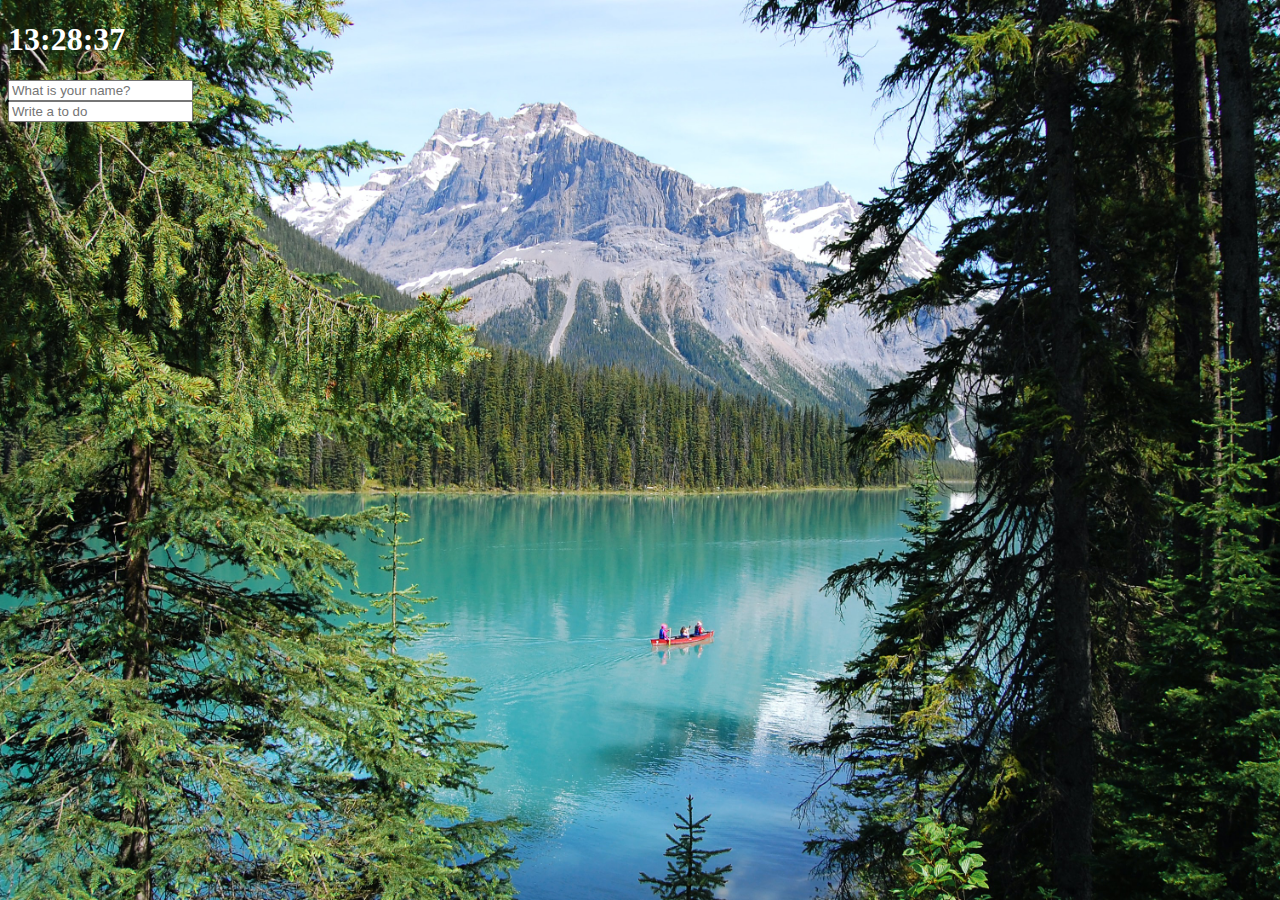
<file: index.html>
<!DOCTYPE html>
<html lang="en">

<head>
    <meta charset="UTF-8">
    <title>Document</title>
    <link rel="Stylesheet" href="index.css" />
</head>

<body>

    <div class="js-clock">
        <h1>00:00</h1>
    </div>

    <form class="js-form form">
        <input type="text" placeholder="What is your name?" />
    </form>

    <h4 class="js-greetings greetings"></h4>

    <form class="js-toDoForm">
        <input type="text" placeholder="Write a to do" />
    </form>

    <ul class="js-toDoList"></ul>

    <span class="js-weather"></span>

    <script src="weather.js"></script>
    <script src="bg.js"></script>
    <script src="todo.js"></script>
    <script src="saveName.js"></script>
    <script src="clock.js"></script>
</body>

</html>
</file>
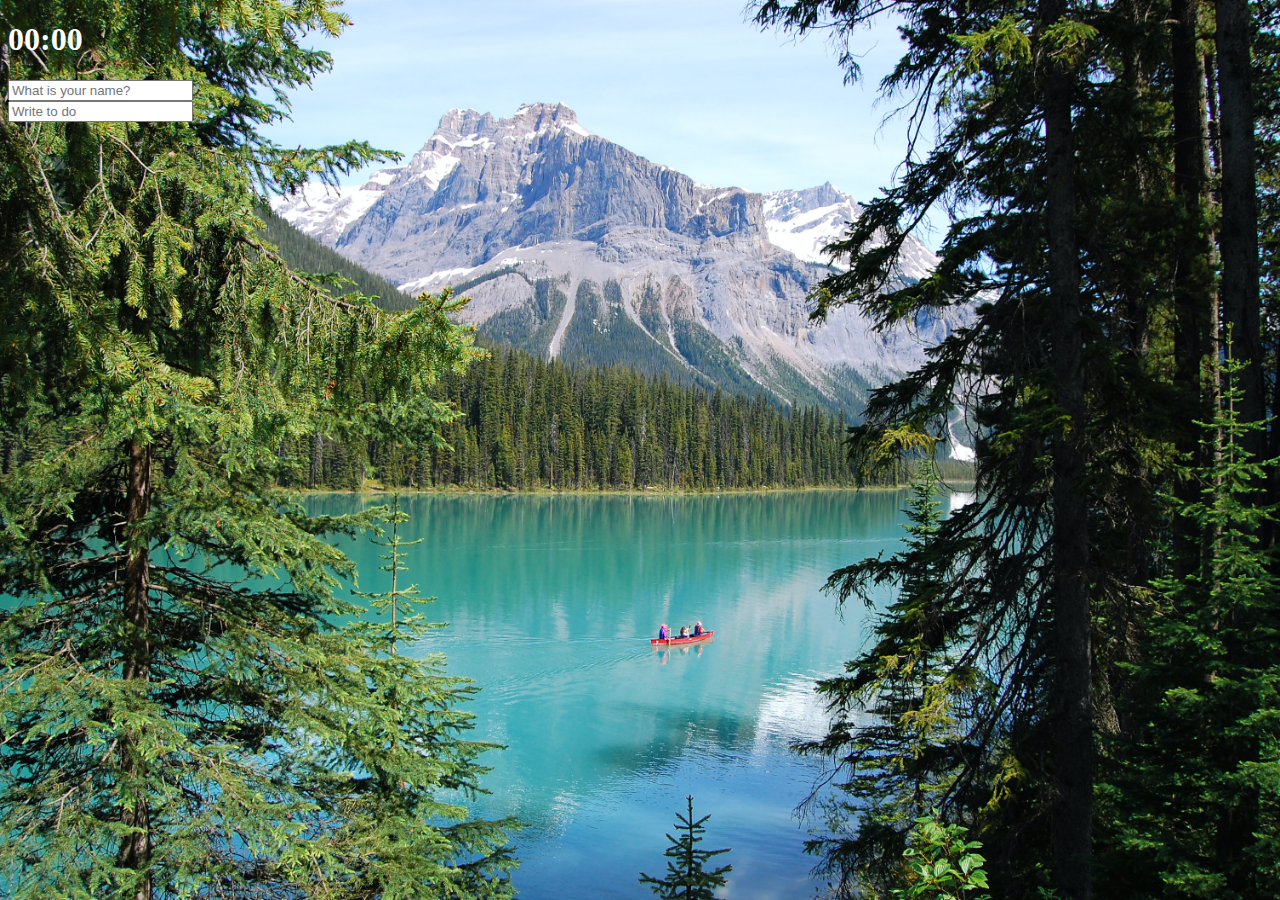
<file: second/index.html>
<!DOCTYPE html>
<html lang="en">
    <head>
        <meta charset="UTF-8">
        <title>Momentom</title>
        <link rel="stylesheet" href="index.css" />
    </head>
    <body>
        <div class="js-clock">
            <h1>00:00</h1>
        </div>

        <form class="js-form form">
            <input type="text" placeholder="What is your name?" />
        </form>

        <h2 class="js-greetings greetings"></h2>

        <form class="js-toDoForm">
            <input type="text" placeholder="Write to do" />
        </form>

        <ul class="js-toDoList"></ul>

        <h3 class="js-weather"></h3>

        <script src="clock.js"></script>
        <script src="saveName.js"></script>
        <script src="toDo.js"></script>
        <script src="bg.js"></script>
        <script src="weather.js"></script>
    </body>
</html>
</file>
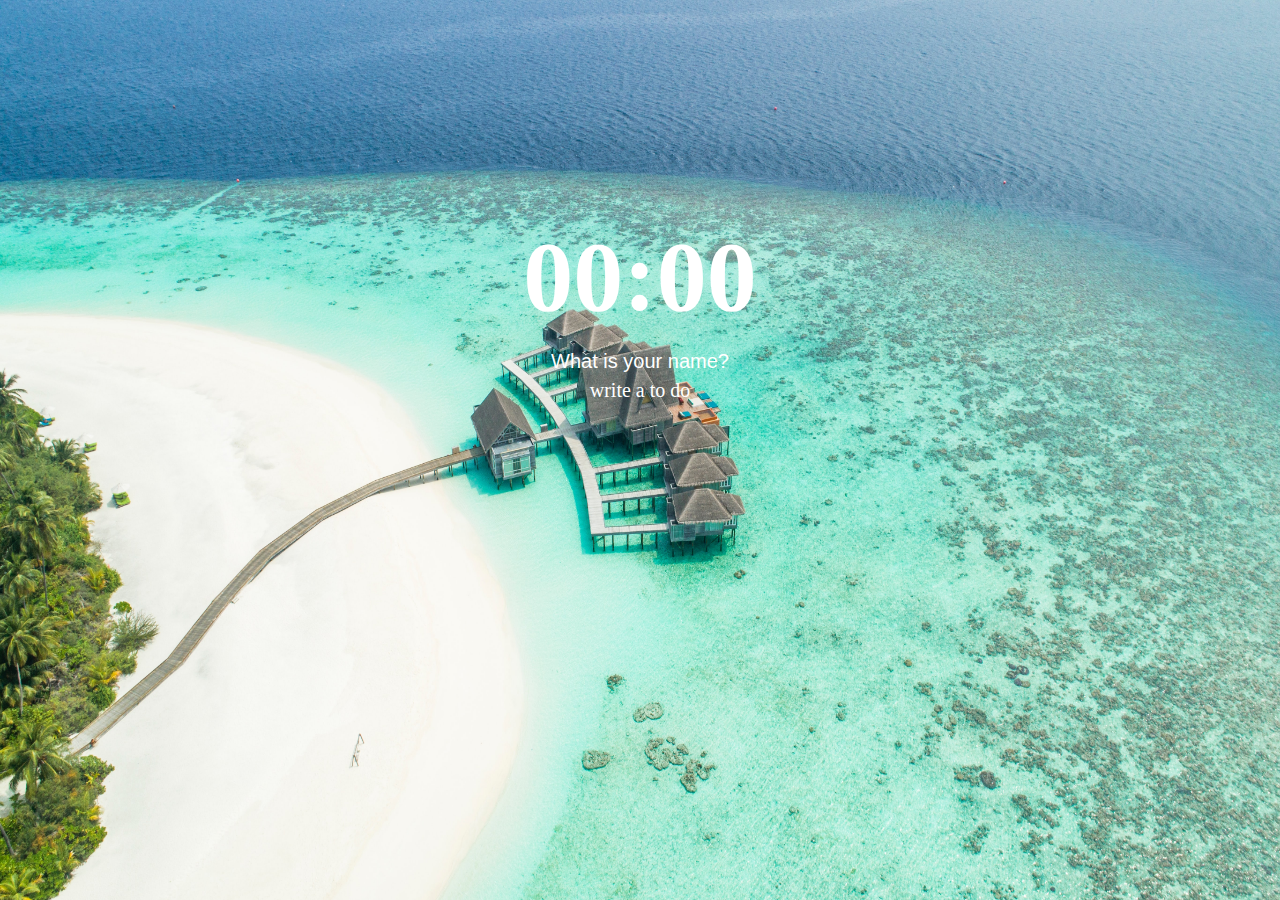
<file: third/index.html>
<!DOCTYPE html>
<html lang="en">
    <head>
        <meta charset="UTF-8">
        <meta name="viewport" content="width=device-width, initial-scale=1.0">
        <title>Momentum</title>
        <link rel="stylesheet" href="style.css">
    </head>
    <body>
        <h4 class="js-weather" style="text-align: right; margin-right: 5px;"></h4>

        <div class="wrap">
            <div class="js-clock clock">
                <h1>00:00</h1>
            </div>

            <form class="js-form form">
                <input type="text" placeholder="What is your name?" />
            </form>

            <h2 class="js-greeting greeting"></h2>

            <form class="js-toDoForm">
                <input type="text" placeholder="write a to do" />
            </form>

            <ul class="js-toDoList list"></ul>
        </div>

        <script src="weather.js"></script>
        <script src="bg.js"></script>
        <script src="todo.js"></script>
        <script src="saveName.js"></script>
        <script src="clock.js"></script>
    </body>

</html>
</file>
<file: index.css>
body {
    background-color: rgb(135, 145, 142);
    color: white;
}

.form,
.greetings {
    display: none;
}

.showing {
    display: block;
}

.bgImage {
    position: absolute;
    top: 0;
    left: 0;
    height: 100%;
    width: 100%;
    z-index: -1;
}
</file>
<file: second/index.css>
body {
    background-color:#474787;
    color:white;
}

.form, .greetings {
    display: none;
}

.showing {
    display: block;
}

.bgImage {
    position: absolute;
    top: 0;
    left: 0;
    width: 100%;
    height: 100%;
    z-index: -1;
}
</file>
<file: third/style.css>
body {
    background-color: black;
    color: white;
}

.wrap {
    display: flex;
    flex-direction: column;
    align-items: center;
    justify-content: center;
    height: 600px;
}

.clock {
    font-size: 50px;
}

.form, .greeting {
    display: none;
}

.showing {
    display: block;
}

.btn {
    all: unset;
    cursor: pointer;
}

.bgImage {
    position: absolute;
    z-index: -1;
    top: 0;
    left: 0;
    height: 100%;
    width: 100%;
    animation: fadeIn 0.5s linear;
}

@keyframes fadeIn {
    from {
        opacity: 0;
    } to {
        opacity: 1;
    }
}

h1 {
    margin: 10px;
}

.list {
    list-style-type:none;
    padding-left: 0px;
}

input {
    border: none;
    background: transparent;
    font-size: 20px;
    text-align: center;
    margin: 5px;
}

input::placeholder {
    color: white;
}

input:focus {
    all:unset;
    text-align: center;
    font-size: 20px;
}
</file>
